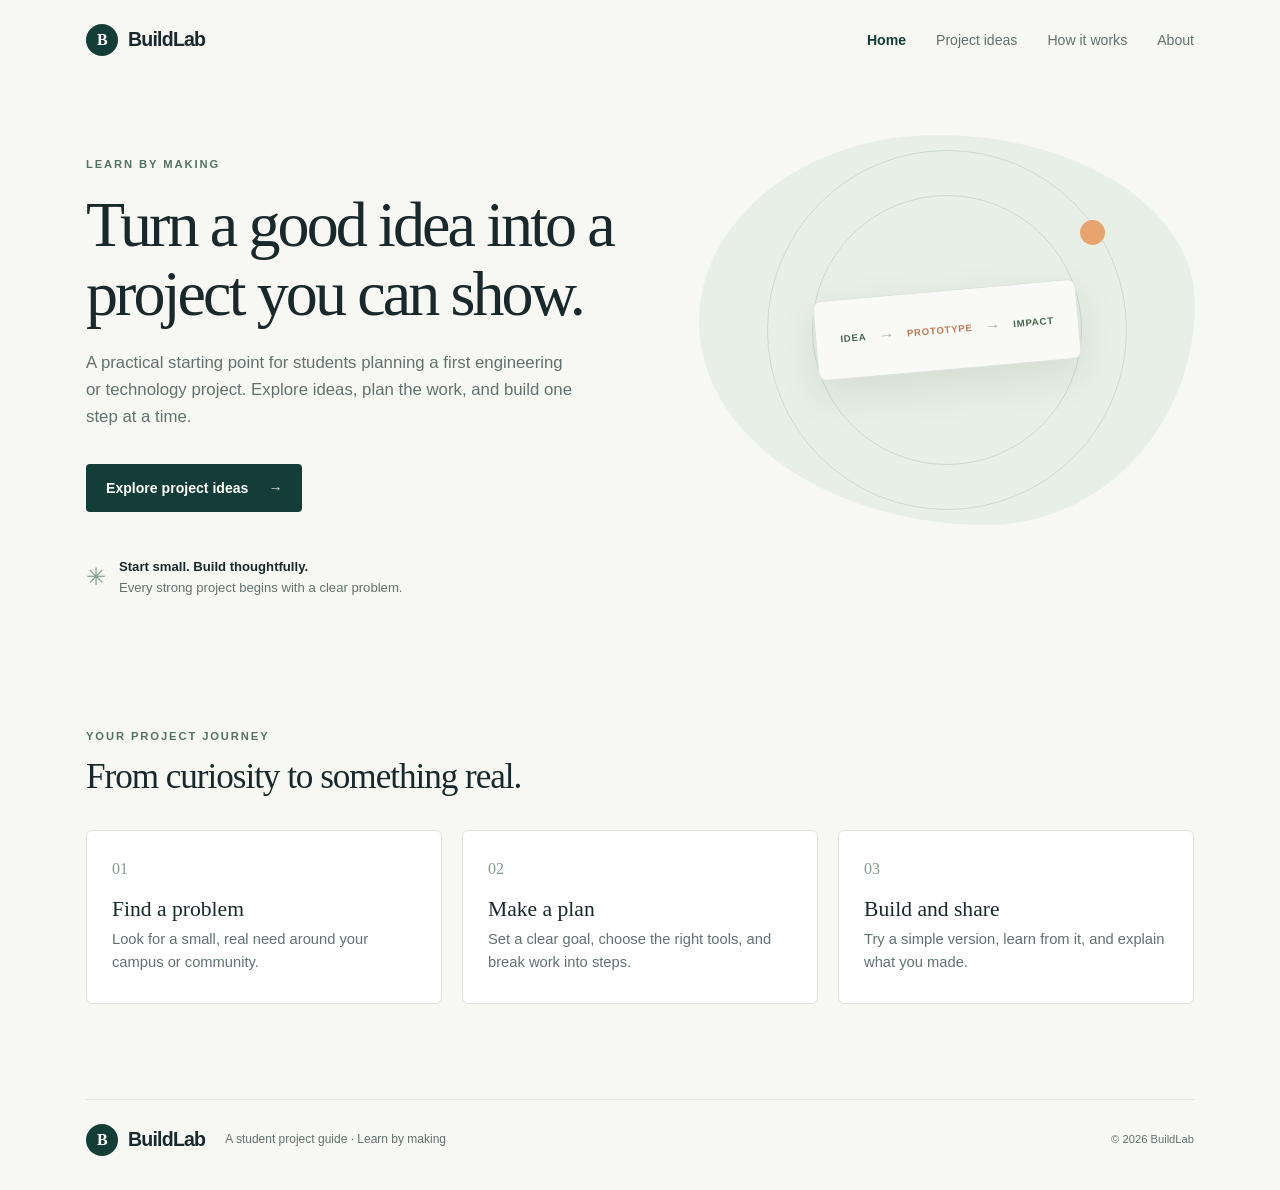
<file: site/index.html>
<!doctype html>
<html lang="en">
<head>
  <meta charset="utf-8">
  <meta name="viewport" content="width=device-width, initial-scale=1">
  <meta name="description" content="A student guide to planning practical engineering projects.">
  <title>BuildLab | Student Project Guide</title>
  <link rel="stylesheet" href="styles.css">
</head>
<body>
  <header class="site-header">
    <a class="brand" href="index.html" aria-label="BuildLab home"><span class="brand-mark">B</span> BuildLab</a>
    <nav aria-label="Main navigation">
      <ul><li><a aria-current="page" href="index.html">Home</a></li><li><a href="projects.html">Project ideas</a></li><li><a href="process.html">How it works</a></li><li><a href="about.html">About</a></li></ul>
    </nav>
  </header>
  <main>
    <section class="hero">
      <p class="eyebrow">LEARN BY MAKING</p>
      <h1>Turn a good idea into a project you can show.</h1>
      <p class="hero-copy">A practical starting point for students planning a first engineering or technology project. Explore ideas, plan the work, and build one step at a time.</p>
      <a class="button" href="projects.html">Explore project ideas <span aria-hidden="true">→</span></a>
      <div class="hero-note"><span class="note-icon" aria-hidden="true">✳</span><span><strong>Start small. Build thoughtfully.</strong><br>Every strong project begins with a clear problem.</span></div>
      <div class="hero-art" aria-hidden="true"><div class="orbit orbit-one"></div><div class="orbit orbit-two"></div><div class="art-card"><span>IDEA</span><b>→</b><span>PROTOTYPE</span><b>→</b><span>IMPACT</span></div><div class="art-dot"></div></div>
    </section>
    <section class="intro section-wrap">
      <p class="eyebrow">YOUR PROJECT JOURNEY</p><h2>From curiosity to something real.</h2>
      <div class="feature-grid">
        <article class="feature-card"><span class="feature-number">01</span><h3>Find a problem</h3><p>Look for a small, real need around your campus or community.</p></article>
        <article class="feature-card"><span class="feature-number">02</span><h3>Make a plan</h3><p>Set a clear goal, choose the right tools, and break work into steps.</p></article>
        <article class="feature-card"><span class="feature-number">03</span><h3>Build and share</h3><p>Try a simple version, learn from it, and explain what you made.</p></article>
      </div>
    </section>
  </main>
  <footer><a class="brand" href="index.html"><span class="brand-mark">B</span> BuildLab</a><p>A student project guide · Learn by making</p><small>© 2026 BuildLab</small></footer>
</body>
</html>
</file>
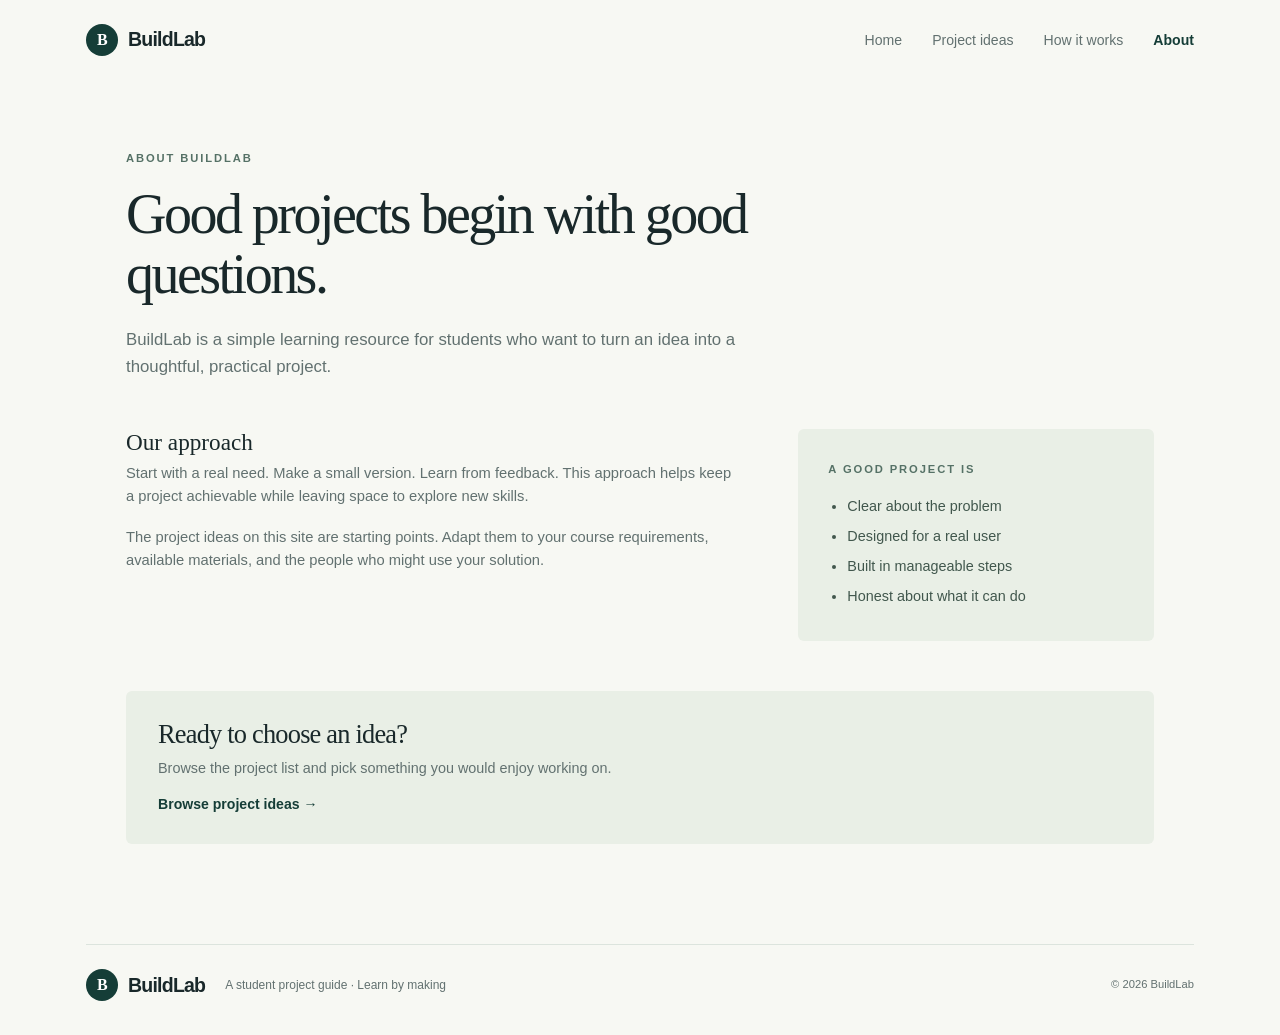
<file: site/about.html>
<!doctype html>
<html lang="en">
<head><meta charset="utf-8"><meta name="viewport" content="width=device-width, initial-scale=1"><meta name="description" content="About BuildLab, a student guide to practical projects."><title>About | BuildLab</title><link rel="stylesheet" href="styles.css"></head>
<body><header class="site-header"><a class="brand" href="index.html"><span class="brand-mark">B</span> BuildLab</a><nav aria-label="Main navigation"><ul><li><a href="index.html">Home</a></li><li><a href="projects.html">Project ideas</a></li><li><a href="process.html">How it works</a></li><li><a aria-current="page" href="about.html">About</a></li></ul></nav></header>
<main class="page-main"><section class="page-heading"><p class="eyebrow">ABOUT BUILDLAB</p><h1>Good projects begin with good questions.</h1><p>BuildLab is a simple learning resource for students who want to turn an idea into a thoughtful, practical project.</p></section><section class="about-content"><article><h2>Our approach</h2><p>Start with a real need. Make a small version. Learn from feedback. This approach helps keep a project achievable while leaving space to explore new skills.</p><p>The project ideas on this site are starting points. Adapt them to your course requirements, available materials, and the people who might use your solution.</p></article><aside class="about-note"><span class="eyebrow">A GOOD PROJECT IS</span><ul><li>Clear about the problem</li><li>Designed for a real user</li><li>Built in manageable steps</li><li>Honest about what it can do</li></ul></aside></section><section class="callout"><h2>Ready to choose an idea?</h2><p>Browse the project list and pick something you would enjoy working on.</p><a class="text-link" href="projects.html">Browse project ideas →</a></section></main><footer><a class="brand" href="index.html"><span class="brand-mark">B</span> BuildLab</a><p>A student project guide · Learn by making</p><small>© 2026 BuildLab</small></footer></body></html>
</file>
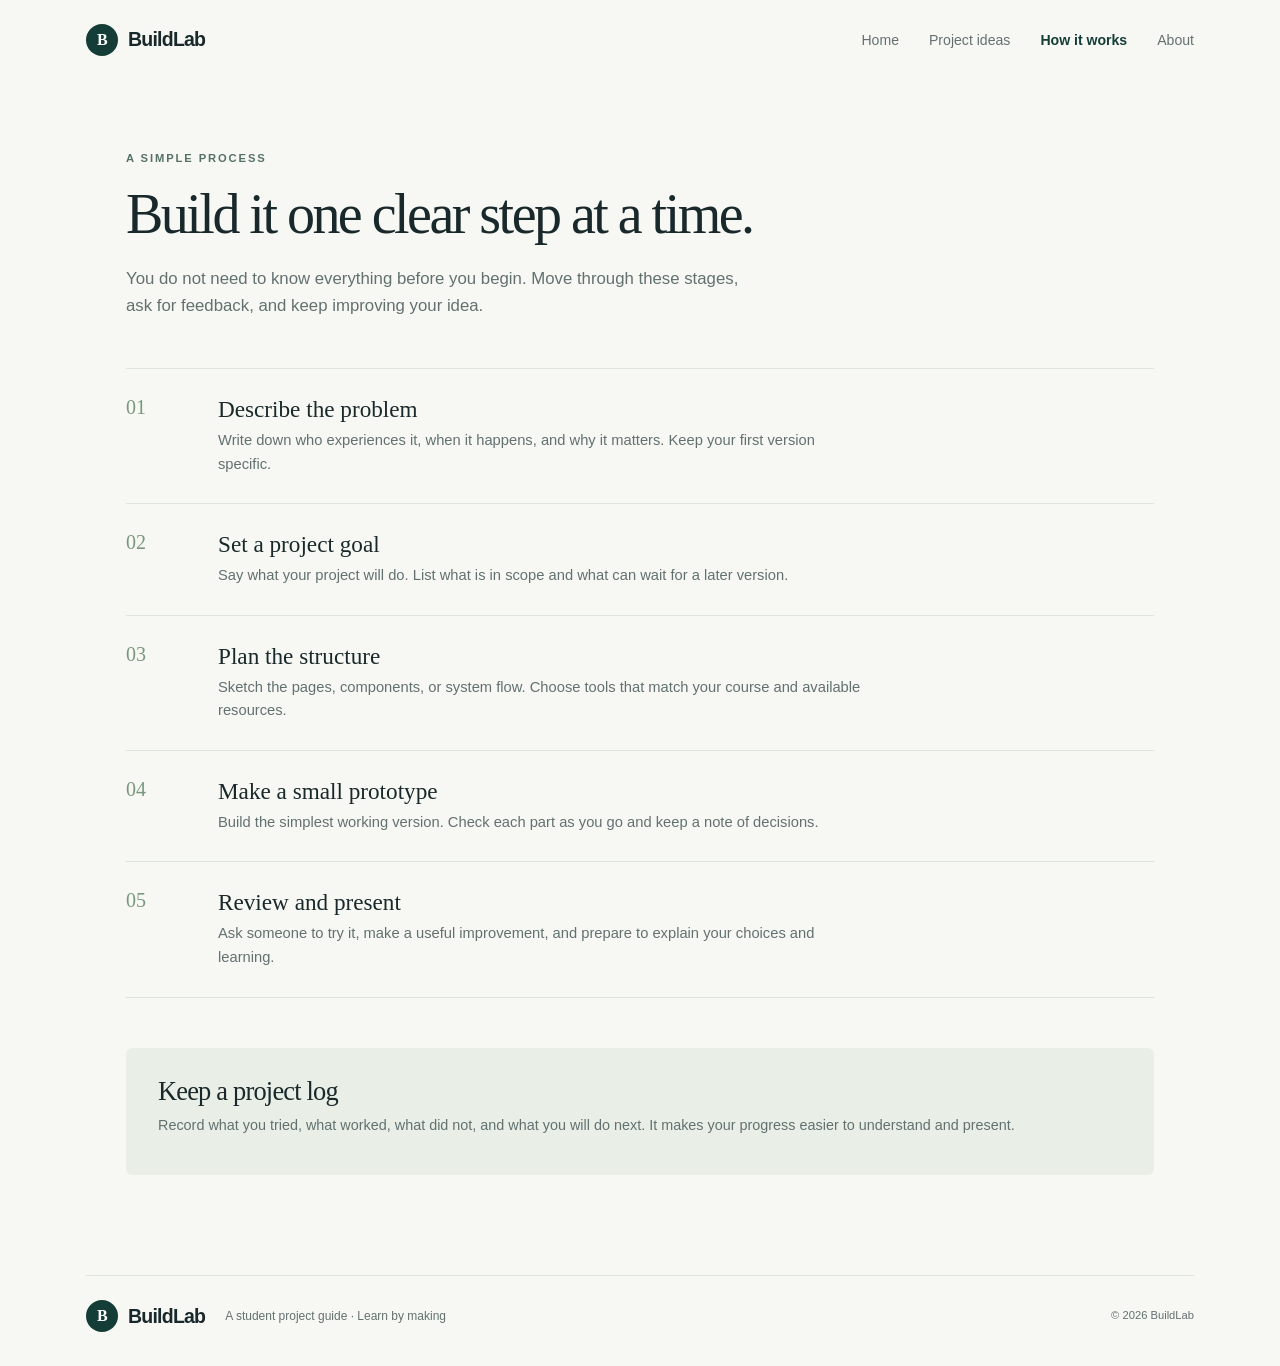
<file: site/process.html>
<!doctype html>
<html lang="en">
<head><meta charset="utf-8"><meta name="viewport" content="width=device-width, initial-scale=1"><meta name="description" content="A step-by-step process for planning and building a student project."><title>How it works | BuildLab</title><link rel="stylesheet" href="styles.css"></head>
<body><header class="site-header"><a class="brand" href="index.html"><span class="brand-mark">B</span> BuildLab</a><nav aria-label="Main navigation"><ul><li><a href="index.html">Home</a></li><li><a href="projects.html">Project ideas</a></li><li><a aria-current="page" href="process.html">How it works</a></li><li><a href="about.html">About</a></li></ul></nav></header>
<main class="page-main"><section class="page-heading"><p class="eyebrow">A SIMPLE PROCESS</p><h1>Build it one clear step at a time.</h1><p>You do not need to know everything before you begin. Move through these stages, ask for feedback, and keep improving your idea.</p></section>
<ol class="steps"><li><span class="step-num">01</span><div><h2>Describe the problem</h2><p>Write down who experiences it, when it happens, and why it matters. Keep your first version specific.</p></div></li><li><span class="step-num">02</span><div><h2>Set a project goal</h2><p>Say what your project will do. List what is in scope and what can wait for a later version.</p></div></li><li><span class="step-num">03</span><div><h2>Plan the structure</h2><p>Sketch the pages, components, or system flow. Choose tools that match your course and available resources.</p></div></li><li><span class="step-num">04</span><div><h2>Make a small prototype</h2><p>Build the simplest working version. Check each part as you go and keep a note of decisions.</p></div></li><li><span class="step-num">05</span><div><h2>Review and present</h2><p>Ask someone to try it, make a useful improvement, and prepare to explain your choices and learning.</p></div></li></ol>
<aside class="callout"><h2>Keep a project log</h2><p>Record what you tried, what worked, what did not, and what you will do next. It makes your progress easier to understand and present.</p></aside></main><footer><a class="brand" href="index.html"><span class="brand-mark">B</span> BuildLab</a><p>A student project guide · Learn by making</p><small>© 2026 BuildLab</small></footer></body></html>
</file>
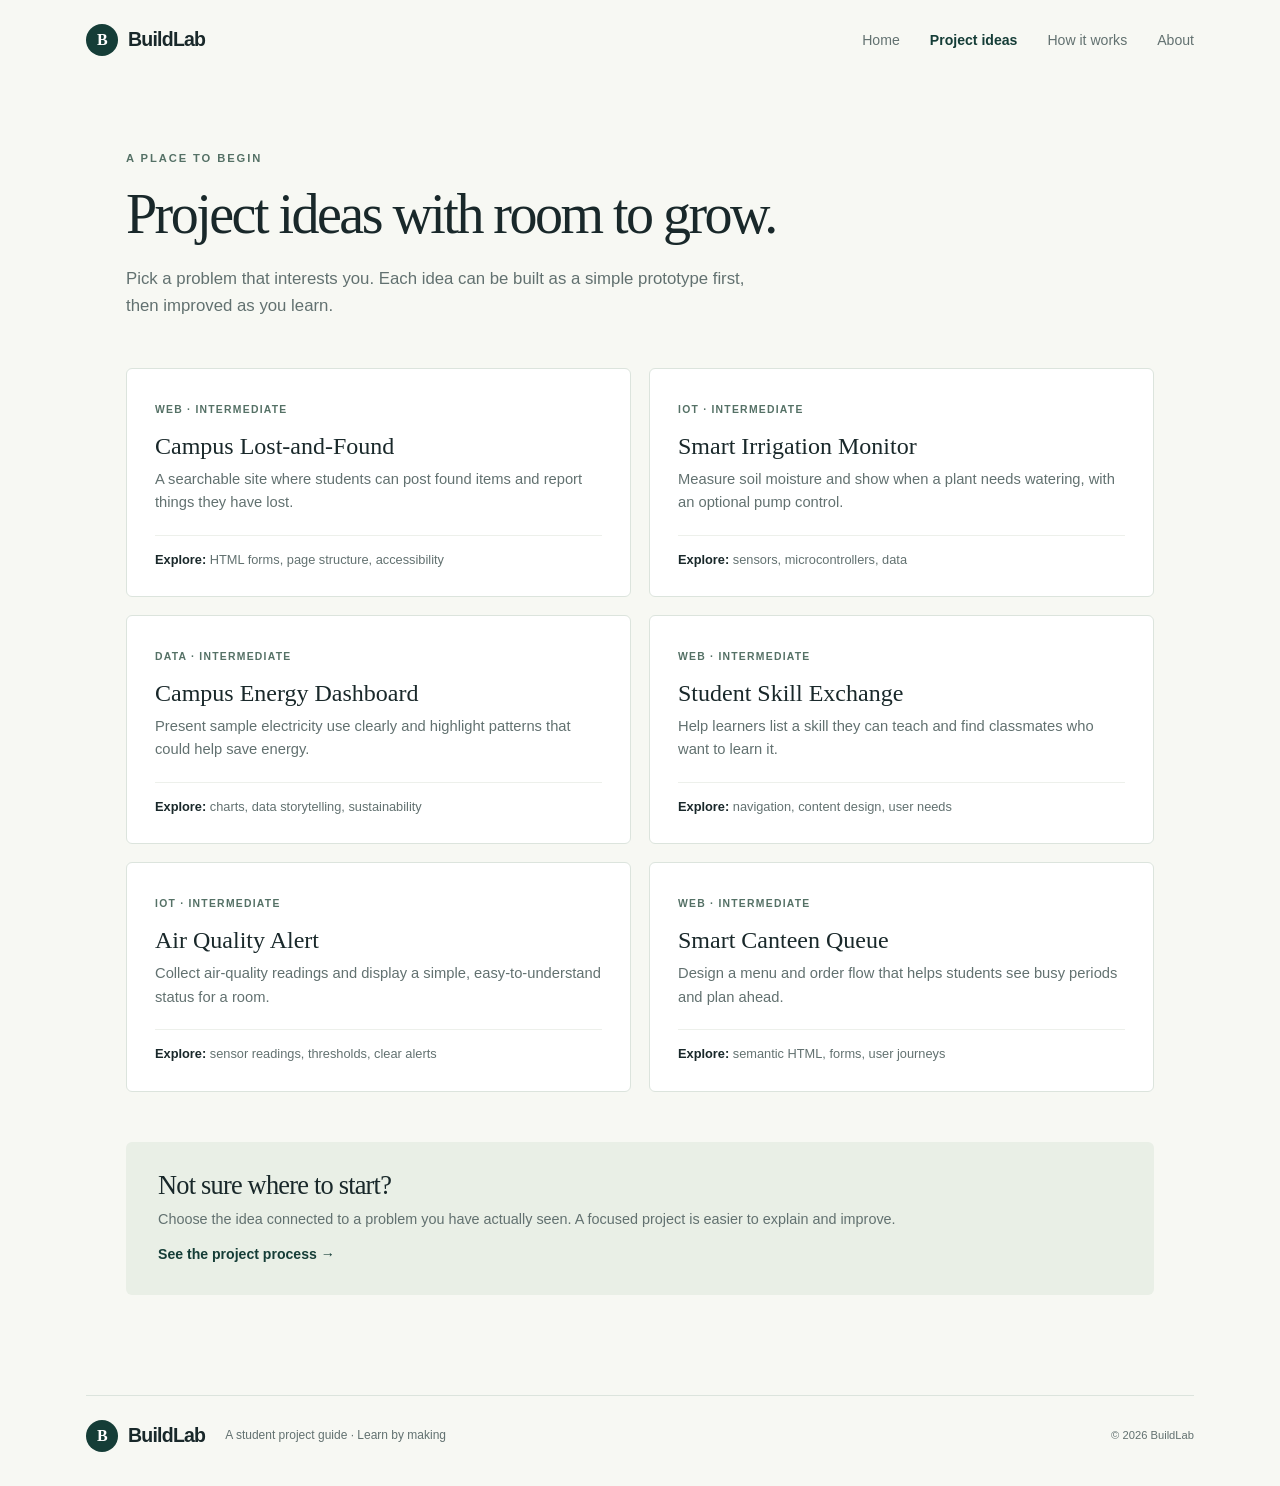
<file: site/projects.html>
<!doctype html>
<html lang="en">
<head><meta charset="utf-8"><meta name="viewport" content="width=device-width, initial-scale=1"><meta name="description" content="Explore achievable student engineering project ideas."><title>Project ideas | BuildLab</title><link rel="stylesheet" href="styles.css"></head>
<body>
<header class="site-header"><a class="brand" href="index.html"><span class="brand-mark">B</span> BuildLab</a><nav aria-label="Main navigation"><ul><li><a href="index.html">Home</a></li><li><a aria-current="page" href="projects.html">Project ideas</a></li><li><a href="process.html">How it works</a></li><li><a href="about.html">About</a></li></ul></nav></header>
<main class="page-main"><section class="page-heading"><p class="eyebrow">A PLACE TO BEGIN</p><h1>Project ideas with room to grow.</h1><p>Pick a problem that interests you. Each idea can be built as a simple prototype first, then improved as you learn.</p></section>
<section class="project-grid" aria-label="Project ideas">
<article class="project-card"><span class="tag">WEB · INTERMEDIATE</span><h2>Campus Lost-and-Found</h2><p>A searchable site where students can post found items and report things they have lost.</p><p class="skills"><strong>Explore:</strong> HTML forms, page structure, accessibility</p></article>
<article class="project-card"><span class="tag">IOT · INTERMEDIATE</span><h2>Smart Irrigation Monitor</h2><p>Measure soil moisture and show when a plant needs watering, with an optional pump control.</p><p class="skills"><strong>Explore:</strong> sensors, microcontrollers, data</p></article>
<article class="project-card"><span class="tag">DATA · INTERMEDIATE</span><h2>Campus Energy Dashboard</h2><p>Present sample electricity use clearly and highlight patterns that could help save energy.</p><p class="skills"><strong>Explore:</strong> charts, data storytelling, sustainability</p></article>
<article class="project-card"><span class="tag">WEB · INTERMEDIATE</span><h2>Student Skill Exchange</h2><p>Help learners list a skill they can teach and find classmates who want to learn it.</p><p class="skills"><strong>Explore:</strong> navigation, content design, user needs</p></article>
<article class="project-card"><span class="tag">IOT · INTERMEDIATE</span><h2>Air Quality Alert</h2><p>Collect air-quality readings and display a simple, easy-to-understand status for a room.</p><p class="skills"><strong>Explore:</strong> sensor readings, thresholds, clear alerts</p></article>
<article class="project-card"><span class="tag">WEB · INTERMEDIATE</span><h2>Smart Canteen Queue</h2><p>Design a menu and order flow that helps students see busy periods and plan ahead.</p><p class="skills"><strong>Explore:</strong> semantic HTML, forms, user journeys</p></article>
</section><aside class="callout"><h2>Not sure where to start?</h2><p>Choose the idea connected to a problem you have actually seen. A focused project is easier to explain and improve.</p><a class="text-link" href="process.html">See the project process →</a></aside></main>
<footer><a class="brand" href="index.html"><span class="brand-mark">B</span> BuildLab</a><p>A student project guide · Learn by making</p><small>© 2026 BuildLab</small></footer></body></html>
</file>
<file: site/styles.css>
:root{--ink:#19282a;--muted:#627170;--paper:#f7f8f3;--white:#fff;--green:#a8d8bd;--deep:#153d37;--line:#dce4dd;--orange:#e8a46e;--serif:Georgia,"Times New Roman",serif;--sans:Arial,Helvetica,sans-serif}*{box-sizing:border-box}html{scroll-behavior:smooth}body{margin:0;background:var(--paper);color:var(--ink);font-family:var(--sans);line-height:1.6}.site-header{max-width:1180px;margin:auto;padding:24px 36px;display:flex;align-items:center;justify-content:space-between;gap:28px}.brand{color:var(--ink);text-decoration:none;font-weight:700;letter-spacing:-.04em;font-size:1.22rem;display:inline-flex;align-items:center;gap:10px}.brand-mark{display:inline-grid;place-items:center;background:var(--deep);color:white;border-radius:50%;width:32px;height:32px;font-family:var(--serif);font-size:1rem}.site-header nav ul{display:flex;gap:30px;list-style:none;margin:0;padding:0}.site-header nav a{color:var(--muted);text-decoration:none;font-size:.88rem}.site-header nav a:hover,.site-header nav a[aria-current=page]{color:var(--deep)}.site-header nav a[aria-current=page]{font-weight:700}.hero{min-height:500px;max-width:1180px;margin:0 auto;padding:76px 36px 65px;position:relative;overflow:hidden}.hero h1,.page-heading h1{font:normal clamp(2.7rem,5vw,4.4rem)/1.08 var(--serif);letter-spacing:-.045em;max-width:600px;margin:16px 0 22px}.eyebrow{font-size:.7rem;letter-spacing:.17em;font-weight:700;color:#557166;margin:0}.hero-copy,.page-heading>p:last-child{max-width:490px;color:var(--muted);font-size:1.05rem}.button{display:inline-flex;gap:20px;align-items:center;margin-top:16px;padding:13px 20px;background:var(--deep);color:white;text-decoration:none;border-radius:4px;font-weight:700;font-size:.88rem}.button:hover{background:#245e51}.hero-note{margin-top:44px;display:flex;gap:13px;align-items:center;font-size:.82rem;color:var(--muted)}.hero-note strong{color:var(--ink)}.note-icon{font-size:1.5rem;color:#7f9f89}.hero-art{position:absolute;right:35px;top:55px;width:42%;height:390px;background:#e8efe6;border-radius:48% 52% 42% 58% / 48% 43% 57% 52%;display:grid;place-items:center;overflow:hidden}.orbit{position:absolute;border:1px solid #c9d9cb;border-radius:50%;width:360px;height:360px}.orbit-two{width:270px;height:270px}.art-card{z-index:1;background:#f9faf6;border:1px solid #dce4dc;box-shadow:0 15px 40px #203a2b18;border-radius:8px;padding:26px 24px;display:flex;align-items:center;gap:12px;transform:rotate(-5deg);font-size:.6rem;letter-spacing:.08em;font-weight:bold;color:#45634f}.art-card span:nth-of-type(2){color:#bd7954}.art-card b{font-size:1rem;color:#a1b7a4}.art-dot{position:absolute;width:25px;height:25px;border-radius:50%;background:var(--orange);top:85px;right:90px}.section-wrap{max-width:1180px;margin:0 auto;padding:65px 36px 95px}.intro h2,.callout h2{font:normal 2.2rem/1.2 var(--serif);letter-spacing:-.03em;margin:10px 0 32px}.feature-grid{display:grid;grid-template-columns:repeat(3,1fr);gap:20px}.feature-card{padding:25px 25px 28px;background:var(--white);border:1px solid var(--line);border-radius:6px}.feature-number{color:#859c89;font:1rem var(--serif)}.feature-card h3{font:normal 1.35rem var(--serif);margin:15px 0 6px}.feature-card p,.project-card p,.steps p,.about-content p{font-size:.92rem;color:var(--muted);margin:0}.page-main{max-width:1100px;margin:auto;padding:70px 36px 100px;min-height:70vh}.page-heading{margin:0 0 48px}.page-heading h1{max-width:740px;font-size:3.5rem}.page-heading>p:last-child{max-width:620px}.project-grid{display:grid;grid-template-columns:repeat(2,1fr);gap:18px}.project-card{background:white;border:1px solid var(--line);border-radius:6px;padding:26px 28px}.tag{font-size:.65rem;letter-spacing:.12em;font-weight:700;color:#557166}.project-card h2{font:normal 1.5rem var(--serif);margin:12px 0 8px}.project-card .skills{border-top:1px solid #edf0eb;margin-top:20px;padding-top:14px;font-size:.8rem}.skills strong{color:var(--ink)}.callout{margin-top:50px;background:#e9efe6;border-radius:6px;padding:28px 32px}.callout h2{font-size:1.65rem;margin:0 0 7px}.callout p{color:var(--muted);font-size:.9rem;margin:0 0 10px}.text-link{font-size:.88rem;font-weight:700;color:var(--deep);text-decoration:none}.steps{list-style:none;margin:0;padding:0;border-top:1px solid var(--line)}.steps li{display:grid;grid-template-columns:80px 1fr;gap:12px;padding:27px 0;border-bottom:1px solid var(--line)}.step-num{font:1.25rem var(--serif);color:#78977d}.steps h2,.about-content h2{font:normal 1.45rem var(--serif);margin:0 0 6px}.steps p{max-width:650px}.about-content{display:grid;grid-template-columns:1.4fr .8fr;gap:50px}.about-content article p{max-width:610px;margin:0 0 17px}.about-note{background:#e9efe6;padding:26px 30px;border-radius:6px}.about-note ul{padding-left:19px;margin-bottom:0;color:#41574d;font-size:.9rem}.about-note li{margin:7px 0}footer{border-top:1px solid var(--line);max-width:1108px;margin:auto;padding:24px 0 34px;display:flex;align-items:center;gap:20px;color:var(--muted);font-size:.75rem}footer p{margin:0 auto 0 0}footer small{font-size:.7rem}@media(max-width:760px){.site-header{padding:20px;align-items:flex-start;flex-direction:column}.site-header nav{width:100%;overflow-x:auto}.site-header nav ul{gap:20px;min-width:max-content}.hero{padding:58px 22px 45px;min-height:690px}.hero-art{right:18px;top:auto;bottom:22px;width:calc(100% - 36px);height:270px}.orbit{width:270px;height:270px}.orbit-two{width:200px;height:200px}.section-wrap,.page-main{padding:48px 22px 70px}.feature-grid,.project-grid,.about-content{grid-template-columns:1fr}.feature-grid{gap:12px}.page-heading h1{font-size:2.7rem}.about-content{gap:20px}footer{margin:0 20px;flex-wrap:wrap}footer p{width:100%;order:3}footer small{margin-left:auto}}@media(prefers-reduced-motion:reduce){html{scroll-behavior:auto}}
</file>
